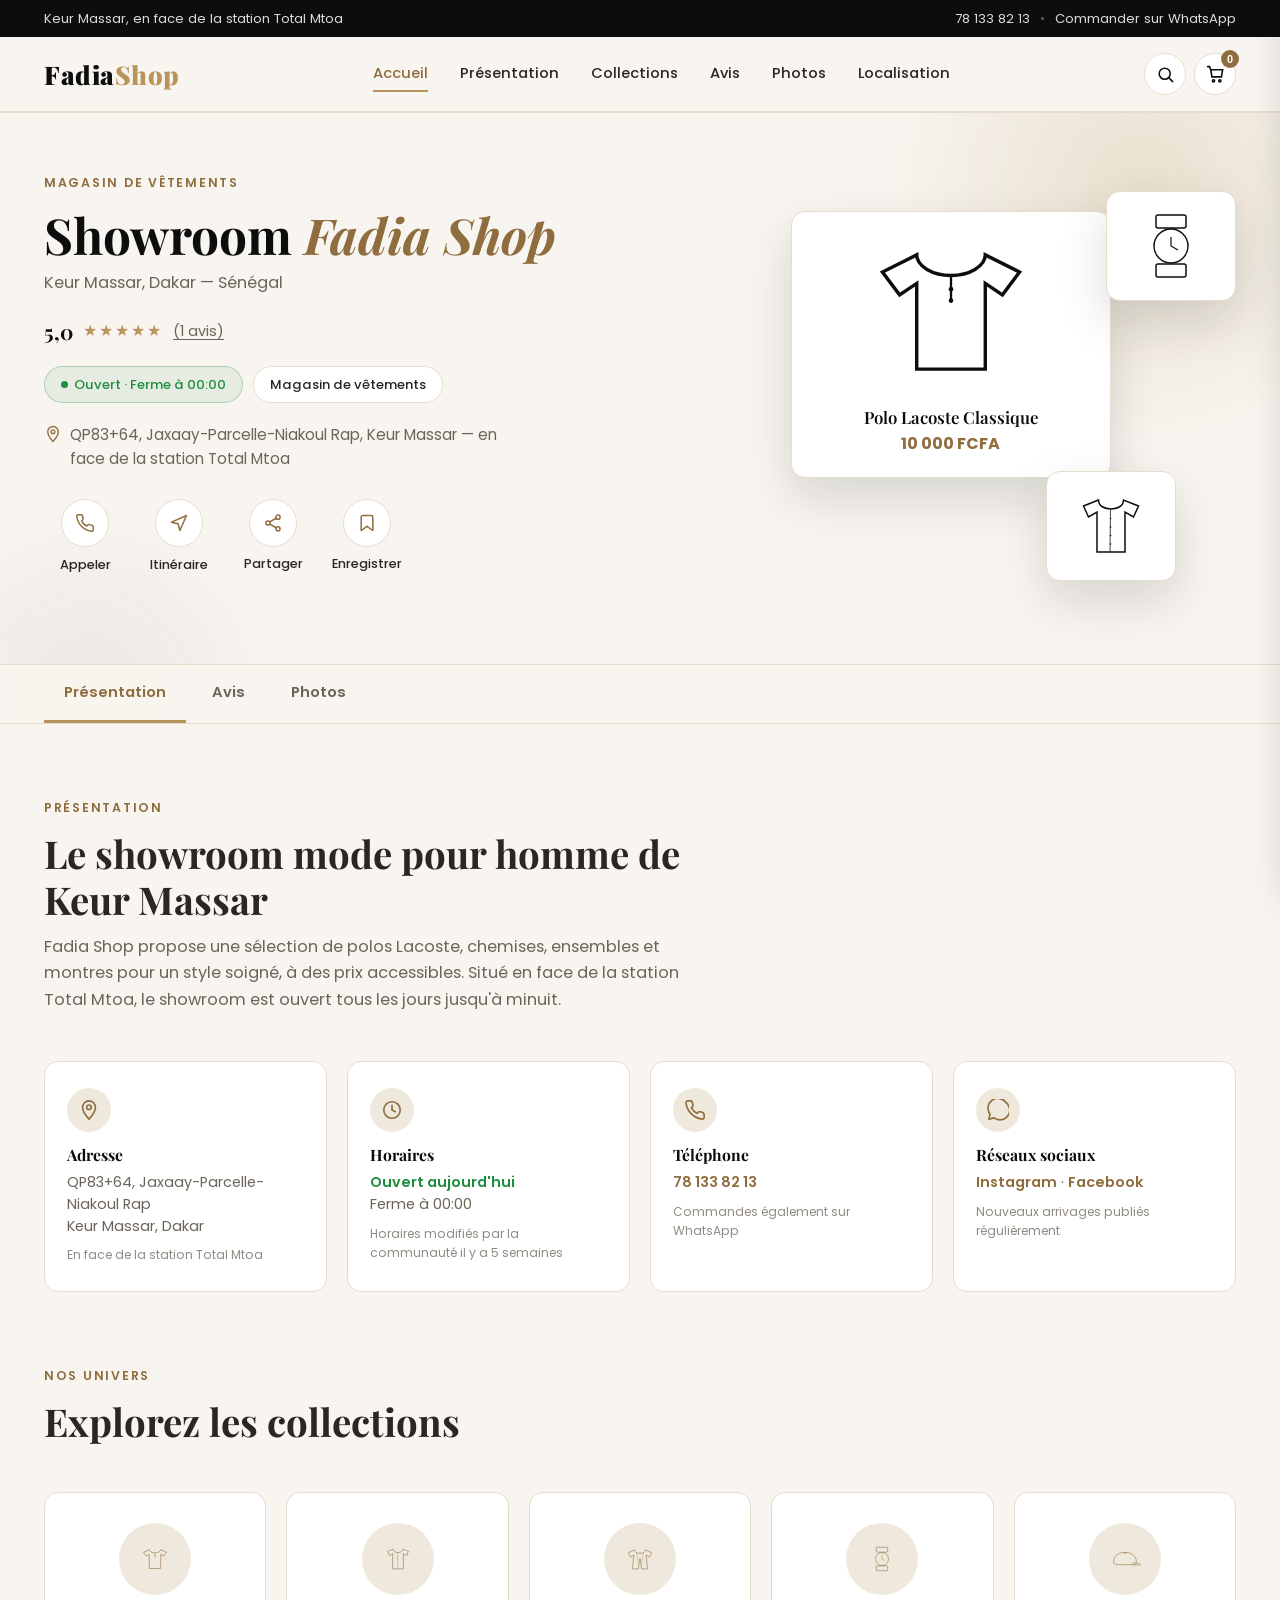
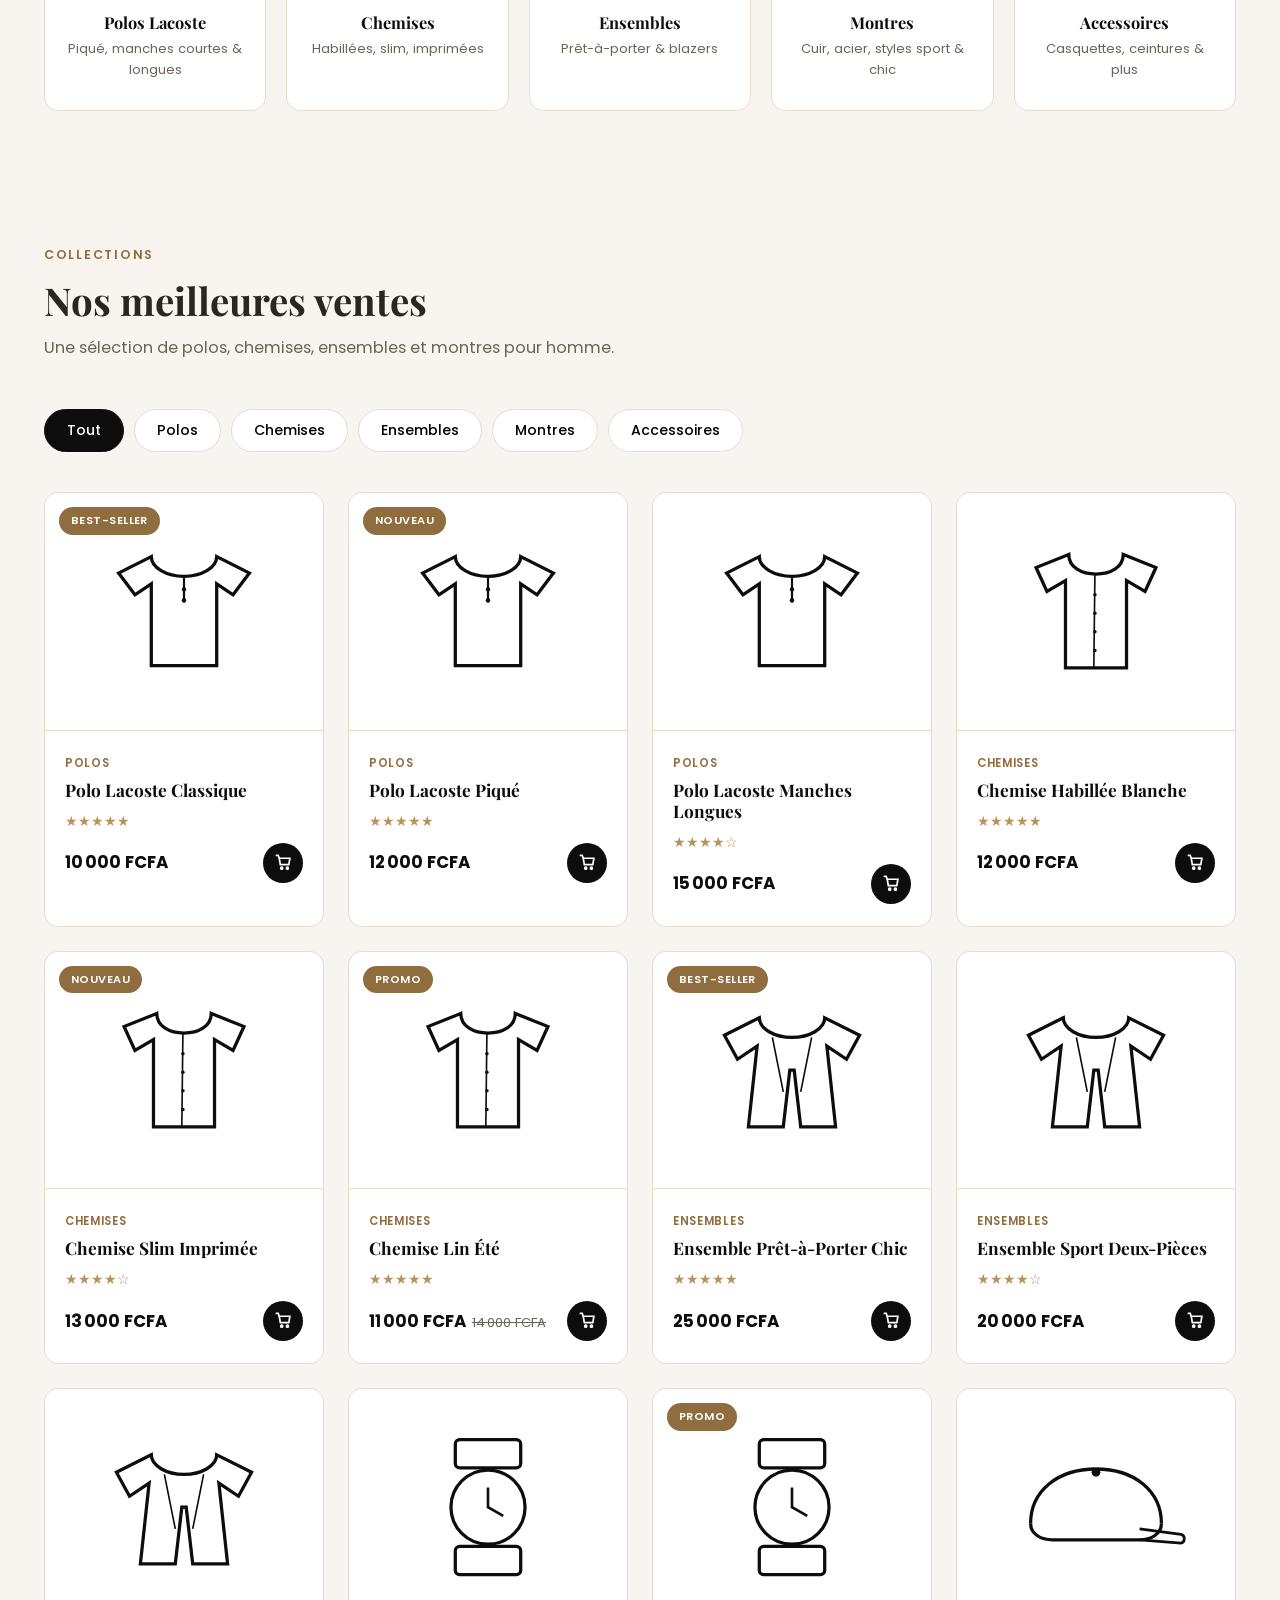
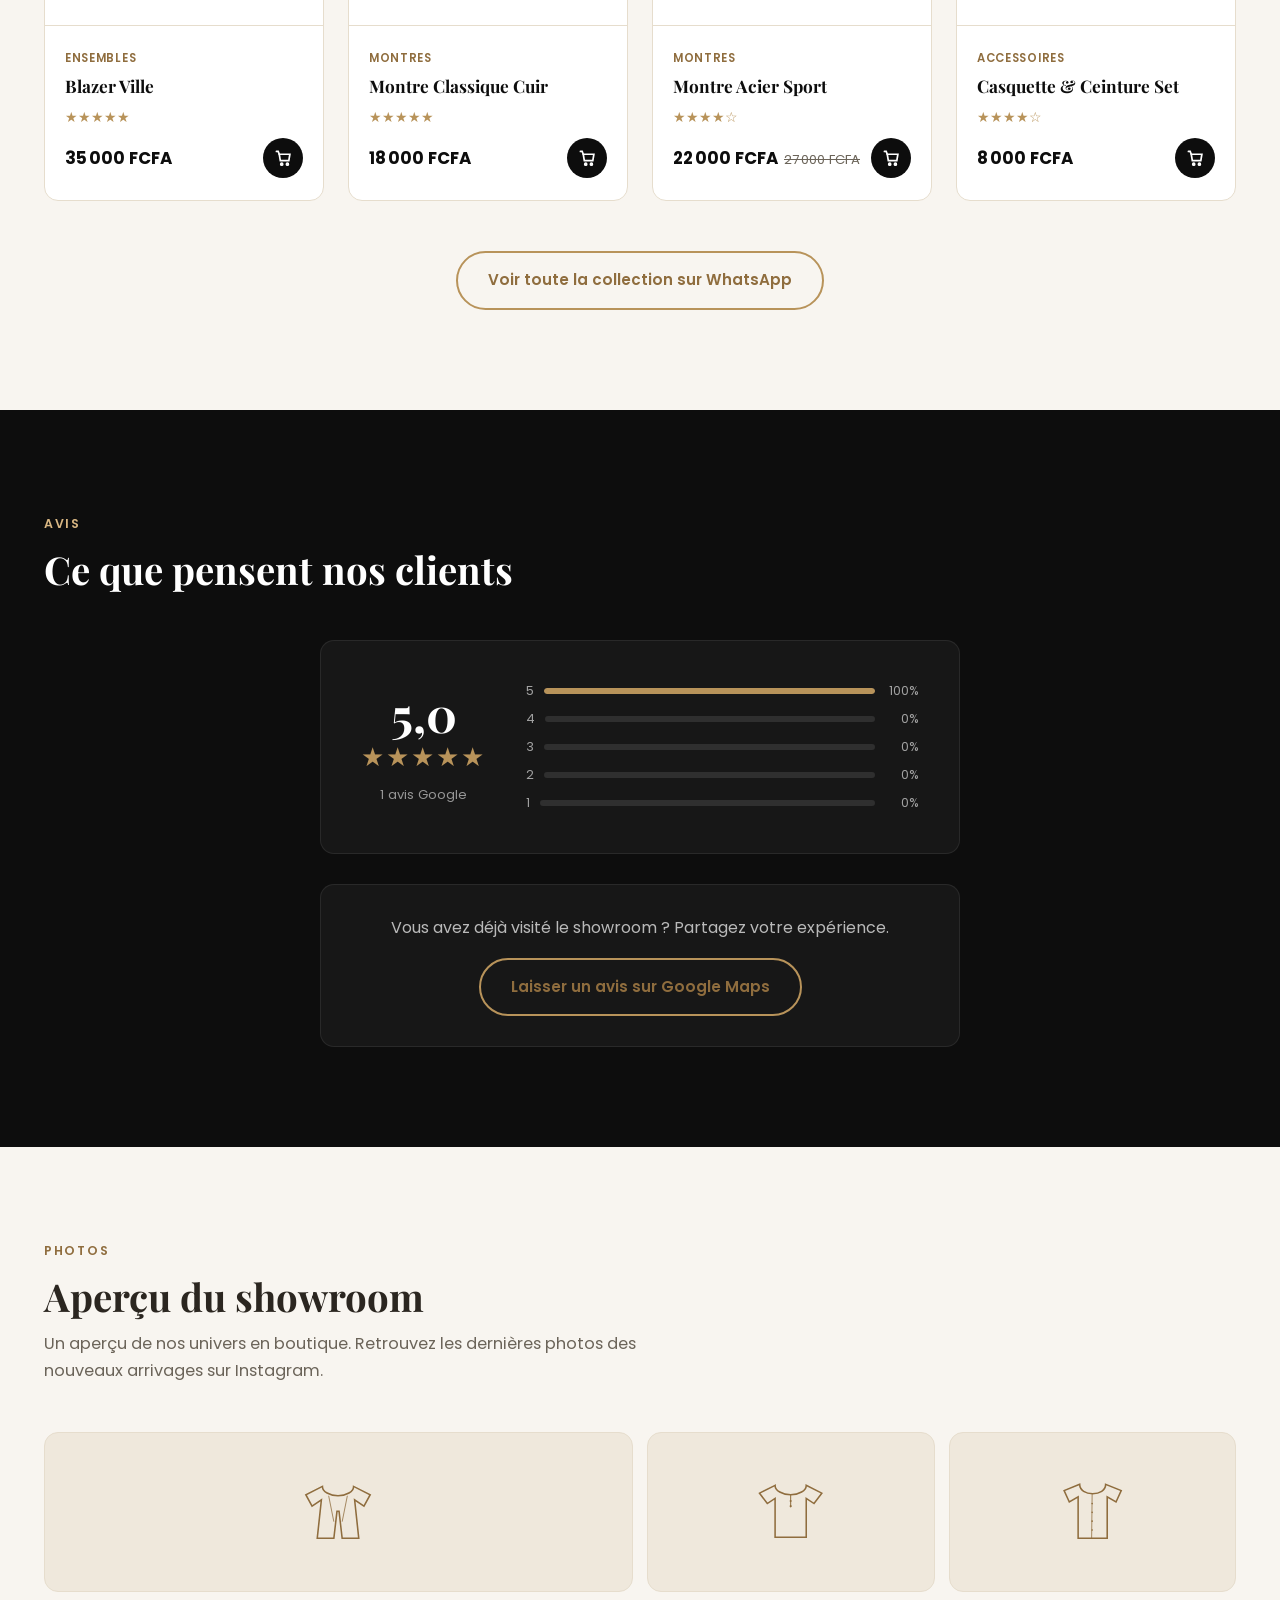
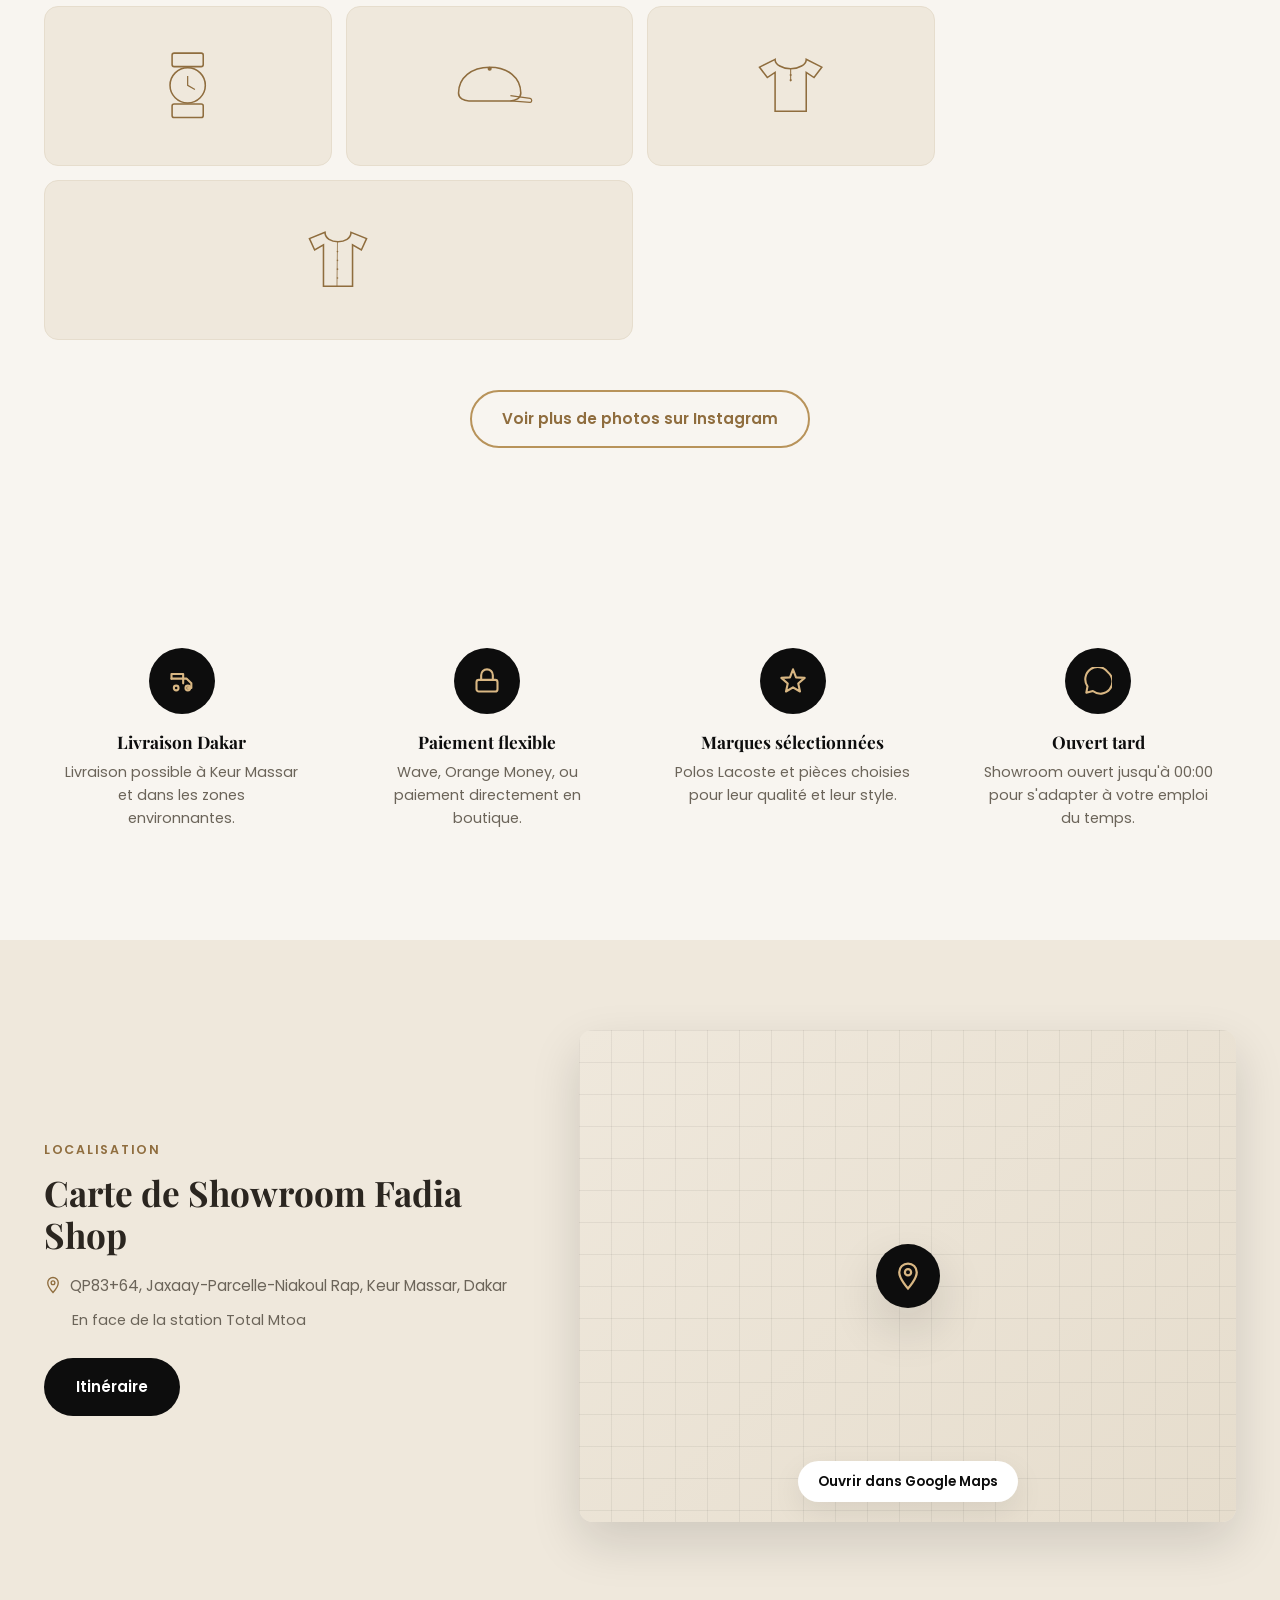
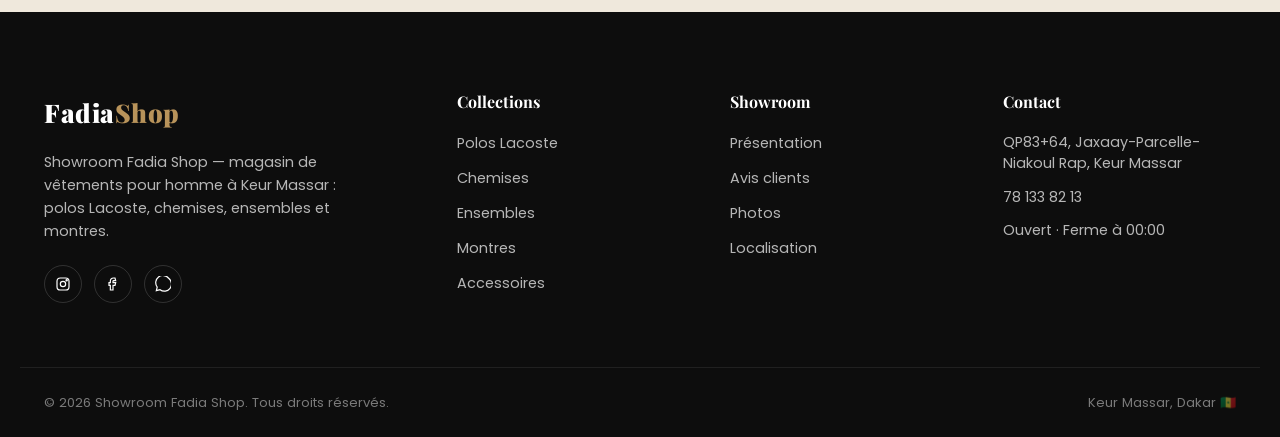
<file: index.html>
<!DOCTYPE html>
<html lang="fr">
<head>
<meta charset="UTF-8">
<meta name="viewport" content="width=device-width, initial-scale=1.0">
<title>Showroom Fadia Shop — Magasin de Vêtements | Keur Massar, Dakar</title>
<meta name="description" content="Showroom Fadia Shop à Keur Massar : polos Lacoste, chemises, ensembles et montres pour homme. Face à la station Total Mtoa. Ouvert · Note 5,0.">
<link rel="icon" href="assets/img/favicon.svg" type="image/svg+xml">
<link rel="preconnect" href="https://fonts.googleapis.com">
<link href="https://fonts.googleapis.com/css2?family=Playfair+Display:wght@400;500;600;700;900&family=Poppins:wght@300;400;500;600;700&display=swap" rel="stylesheet">
<link rel="stylesheet" href="css/style.css">
</head>
<body>

<!-- ============ TOP BAR ============ -->
<div class="topbar">
  <div class="container topbar__inner">
    <p class="topbar__msg">Keur Massar, en face de la station Total Mtoa</p>
    <div class="topbar__right">
      <a href="tel:+221781338213">78 133 82 13</a>
      <span class="dot">•</span>
      <a href="https://wa.me/221781338213" target="_blank" rel="noopener">Commander sur WhatsApp</a>
    </div>
  </div>
</div>

<!-- ============ HEADER ============ -->
<header class="header" id="header">
  <div class="container header__inner">
    <button class="nav-toggle" id="navToggle" aria-label="Ouvrir le menu">
      <span></span><span></span><span></span>
    </button>

    <a href="#top" class="logo logo--fadia">Fadia<span>Shop</span></a>

    <nav class="nav" id="mainNav">
      <a href="#accueil" class="nav-link active">Accueil</a>
      <a href="#presentation" class="nav-link">Présentation</a>
      <a href="#collections" class="nav-link">Collections</a>
      <a href="#avis" class="nav-link">Avis</a>
      <a href="#photos" class="nav-link">Photos</a>
      <a href="#localisation" class="nav-link">Localisation</a>
    </nav>

    <div class="header__actions">
      <button class="icon-btn" id="searchToggle" aria-label="Rechercher">
        <svg viewBox="0 0 24 24"><circle cx="11" cy="11" r="7"/><line x1="21" y1="21" x2="16.65" y2="16.65"/></svg>
      </button>
      <button class="icon-btn" id="cartToggle" aria-label="Panier">
        <svg viewBox="0 0 24 24"><path d="M6 6h15l-1.5 9h-12z"/><path d="M6 6L4.5 2H2"/><circle cx="9.5" cy="20" r="1.4"/><circle cx="17.5" cy="20" r="1.4"/></svg>
        <span class="cart-count" id="cartCount">0</span>
      </button>
    </div>
  </div>

  <div class="search-panel" id="searchPanel">
    <div class="container">
      <input type="text" placeholder="Rechercher des polos, chemises, montres…">
      <button id="searchClose" aria-label="Fermer">&times;</button>
    </div>
  </div>
</header>

<main id="top">

  <!-- ============ BUSINESS CARD / HERO ============ -->
  <section class="bizhero" id="accueil">
    <div class="hero__bg">
      <div class="hero__shape hero__shape--1"></div>
      <div class="hero__shape hero__shape--2"></div>
    </div>
    <div class="container bizhero__inner">
      <div class="bizhero__text reveal">
        <span class="eyebrow">Magasin de vêtements</span>
        <h1>Showroom <span>Fadia Shop</span></h1>
        <p class="bizhero__place">Keur Massar, Dakar — Sénégal</p>

        <div class="bizhero__rating">
          <span class="rating-score">5,0</span>
          <span class="stars" aria-hidden="true">★★★★★</span>
          <a href="#avis" class="rating-count">(1 avis)</a>
        </div>

        <div class="bizhero__badges">
          <span class="badge badge--open"><span class="dot-live"></span>Ouvert · Ferme à 00:00</span>
          <span class="badge">Magasin de vêtements</span>
        </div>

        <p class="bizhero__address">
          <svg viewBox="0 0 24 24" class="pin-icon"><path d="M12 22s7-7.5 7-13a7 7 0 1 0-14 0c0 5.5 7 13 7 13z"/><circle cx="12" cy="9" r="2.5"/></svg>
          QP83+64, Jaxaay-Parcelle-Niakoul Rap, Keur Massar — en face de la station Total Mtoa
        </p>

        <div class="action-row">
          <a href="tel:+221781338213" class="action-btn">
            <span class="action-btn__icon"><svg viewBox="0 0 24 24"><path d="M22 16.9v3a2 2 0 0 1-2.2 2 19.8 19.8 0 0 1-8.6-3.1 19.5 19.5 0 0 1-6-6A19.8 19.8 0 0 1 2.1 4.2 2 2 0 0 1 4.1 2h3a2 2 0 0 1 2 1.7c.1.9.3 1.8.6 2.7a2 2 0 0 1-.5 2.1L8 9.7a16 16 0 0 0 6 6l1.2-1.2a2 2 0 0 1 2.1-.5c.9.3 1.8.5 2.7.6a2 2 0 0 1 1.7 2z"/></svg></span>
            <span>Appeler</span>
          </a>
          <a href="https://www.google.com/maps/dir/?api=1&destination=QP83%2B64%2C+Jaxaay-Parcelle-Niakoul+Rap%2C+Keur+Massar%2C+Dakar%2C+S%C3%A9n%C3%A9gal" target="_blank" rel="noopener" class="action-btn">
            <span class="action-btn__icon"><svg viewBox="0 0 24 24"><path d="M3 11l18-8-8 18-2-8-8-2z"/></svg></span>
            <span>Itinéraire</span>
          </a>
          <button class="action-btn" id="shareBtn" type="button">
            <span class="action-btn__icon"><svg viewBox="0 0 24 24"><circle cx="18" cy="5" r="2.5"/><circle cx="6" cy="12" r="2.5"/><circle cx="18" cy="19" r="2.5"/><path d="M8.2 10.7l7.6-4.4M8.2 13.3l7.6 4.4"/></svg></span>
            <span>Partager</span>
          </button>
          <button class="action-btn" id="saveBtn" type="button">
            <span class="action-btn__icon"><svg viewBox="0 0 24 24"><path d="M19 21l-7-5-7 5V5a2 2 0 0 1 2-2h10a2 2 0 0 1 2 2z"/></svg></span>
            <span>Enregistrer</span>
          </button>
        </div>
        <p class="share-toast" id="shareToast">Lien copié !</p>
      </div>

      <div class="hero__visual reveal">
        <div class="hero__card hero__card--main">
          <svg viewBox="0 0 200 140" class="product-illustration"><use href="#icon-polo"></use></svg>
          <p>Polo Lacoste Classique</p>
          <span>10 000 FCFA</span>
        </div>
        <div class="hero__card hero__card--small hero__card--float1">
          <svg viewBox="0 0 200 140" class="product-illustration"><use href="#icon-watch"></use></svg>
        </div>
        <div class="hero__card hero__card--small hero__card--float2">
          <svg viewBox="0 0 200 140" class="product-illustration"><use href="#icon-shirt"></use></svg>
        </div>
      </div>
    </div>

    <!-- Sticky tab nav mimicking a Google Business profile -->
    <nav class="tabbar" id="tabbar">
      <div class="container tabbar__inner">
        <a href="#presentation" class="tab active" data-tab="presentation">Présentation</a>
        <a href="#avis" class="tab" data-tab="avis">Avis</a>
        <a href="#photos" class="tab" data-tab="photos">Photos</a>
      </div>
    </nav>
  </section>

  <!-- ============ PRESENTATION ============ -->
  <section class="presentation" id="presentation">
    <div class="container">
      <div class="section-head reveal">
        <span class="eyebrow">Présentation</span>
        <h2>Le showroom mode pour homme de Keur Massar</h2>
        <p>Fadia Shop propose une sélection de polos Lacoste, chemises, ensembles et montres pour un style soigné, à des prix accessibles. Situé en face de la station Total Mtoa, le showroom est ouvert tous les jours jusqu'à minuit.</p>
      </div>

      <div class="info-grid reveal">
        <div class="info-card">
          <div class="info-card__icon"><svg viewBox="0 0 24 24"><path d="M12 22s7-7.5 7-13a7 7 0 1 0-14 0c0 5.5 7 13 7 13z"/><circle cx="12" cy="9" r="2.5"/></svg></div>
          <h3>Adresse</h3>
          <p>QP83+64, Jaxaay-Parcelle-Niakoul Rap<br>Keur Massar, Dakar</p>
          <small>En face de la station Total Mtoa</small>
        </div>
        <div class="info-card">
          <div class="info-card__icon"><svg viewBox="0 0 24 24"><circle cx="12" cy="12" r="9"/><path d="M12 7v5l3.5 2"/></svg></div>
          <h3>Horaires</h3>
          <p><span class="status-open">Ouvert aujourd'hui</span><br>Ferme à 00:00</p>
          <small>Horaires modifiés par la communauté il y a 5 semaines</small>
        </div>
        <div class="info-card">
          <div class="info-card__icon"><svg viewBox="0 0 24 24"><path d="M22 16.9v3a2 2 0 0 1-2.2 2 19.8 19.8 0 0 1-8.6-3.1 19.5 19.5 0 0 1-6-6A19.8 19.8 0 0 1 2.1 4.2 2 2 0 0 1 4.1 2h3a2 2 0 0 1 2 1.7c.1.9.3 1.8.6 2.7a2 2 0 0 1-.5 2.1L8 9.7a16 16 0 0 0 6 6l1.2-1.2a2 2 0 0 1 2.1-.5c.9.3 1.8.5 2.7.6a2 2 0 0 1 1.7 2z"/></svg></div>
          <h3>Téléphone</h3>
          <p><a href="tel:+221781338213">78 133 82 13</a></p>
          <small>Commandes également sur WhatsApp</small>
        </div>
        <div class="info-card">
          <div class="info-card__icon"><svg viewBox="0 0 24 24"><path d="M20.5 3.5A10.6 10.6 0 0 0 3.3 16.6L2 22l5.6-1.4A10.6 10.6 0 1 0 20.5 3.5Z"/></svg></div>
          <h3>Réseaux sociaux</h3>
          <p><a href="https://www.instagram.com/bamba_fadia_shop/" target="_blank" rel="noopener">Instagram</a> · <a href="https://www.facebook.com/FadiaShopKeurMassar/" target="_blank" rel="noopener">Facebook</a></p>
          <small>Nouveaux arrivages publiés régulièrement</small>
        </div>
      </div>

      <div class="section-head reveal" style="margin-top:70px;">
        <span class="eyebrow">Nos univers</span>
        <h2>Explorez les collections</h2>
      </div>
      <div class="cat-grid">
        <a href="#collections" class="cat-card reveal" data-filter="polos">
          <div class="cat-card__icon"><svg viewBox="0 0 200 140"><use href="#icon-polo"></use></svg></div>
          <h3>Polos Lacoste</h3>
          <p>Piqué, manches courtes &amp; longues</p>
        </a>
        <a href="#collections" class="cat-card reveal" data-filter="chemises">
          <div class="cat-card__icon"><svg viewBox="0 0 200 140"><use href="#icon-shirt"></use></svg></div>
          <h3>Chemises</h3>
          <p>Habillées, slim, imprimées</p>
        </a>
        <a href="#collections" class="cat-card reveal" data-filter="ensembles">
          <div class="cat-card__icon"><svg viewBox="0 0 200 140"><use href="#icon-outfit"></use></svg></div>
          <h3>Ensembles</h3>
          <p>Prêt-à-porter &amp; blazers</p>
        </a>
        <a href="#collections" class="cat-card reveal" data-filter="montres">
          <div class="cat-card__icon"><svg viewBox="0 0 200 140"><use href="#icon-watch"></use></svg></div>
          <h3>Montres</h3>
          <p>Cuir, acier, styles sport &amp; chic</p>
        </a>
        <a href="#collections" class="cat-card reveal" data-filter="accessoires">
          <div class="cat-card__icon"><svg viewBox="0 0 200 140"><use href="#icon-cap"></use></svg></div>
          <h3>Accessoires</h3>
          <p>Casquettes, ceintures &amp; plus</p>
        </a>
      </div>
    </div>
  </section>

  <!-- ============ COLLECTIONS / PRODUCTS ============ -->
  <section class="shop" id="collections">
    <div class="container">
      <div class="section-head reveal">
        <span class="eyebrow">Collections</span>
        <h2>Nos meilleures ventes</h2>
        <p>Une sélection de polos, chemises, ensembles et montres pour homme.</p>
      </div>

      <div class="filters reveal" id="filters">
        <button class="filter-btn active" data-filter="all">Tout</button>
        <button class="filter-btn" data-filter="polos">Polos</button>
        <button class="filter-btn" data-filter="chemises">Chemises</button>
        <button class="filter-btn" data-filter="ensembles">Ensembles</button>
        <button class="filter-btn" data-filter="montres">Montres</button>
        <button class="filter-btn" data-filter="accessoires">Accessoires</button>
      </div>

      <div class="product-grid" id="productGrid">
        <!-- Product cards injected by JS -->
      </div>

      <div class="shop__more reveal">
        <a href="https://wa.me/221781338213" target="_blank" rel="noopener" class="btn btn--outline">Voir toute la collection sur WhatsApp</a>
      </div>
    </div>
  </section>

  <!-- ============ AVIS ============ -->
  <section class="avis" id="avis">
    <div class="container">
      <div class="section-head reveal light">
        <span class="eyebrow">Avis</span>
        <h2>Ce que pensent nos clients</h2>
      </div>

      <div class="rating-summary reveal">
        <div class="rating-summary__score">
          <strong>5,0</strong>
          <span class="stars stars--lg" aria-hidden="true">★★★★★</span>
          <span>1 avis Google</span>
        </div>
        <div class="rating-summary__bars">
          <div class="rating-bar"><span>5</span><div class="bar"><i style="width:100%"></i></div><span class="rating-bar__pct">100%</span></div>
          <div class="rating-bar"><span>4</span><div class="bar"><i style="width:0%"></i></div><span class="rating-bar__pct">0%</span></div>
          <div class="rating-bar"><span>3</span><div class="bar"><i style="width:0%"></i></div><span class="rating-bar__pct">0%</span></div>
          <div class="rating-bar"><span>2</span><div class="bar"><i style="width:0%"></i></div><span class="rating-bar__pct">0%</span></div>
          <div class="rating-bar"><span>1</span><div class="bar"><i style="width:0%"></i></div><span class="rating-bar__pct">0%</span></div>
        </div>
      </div>

      <div class="avis-cta reveal">
        <p>Vous avez déjà visité le showroom ? Partagez votre expérience.</p>
        <a href="https://www.google.com/maps/search/?api=1&query=Showroom+Fadia+Shop+Keur+Massar" target="_blank" rel="noopener" class="btn btn--outline">Laisser un avis sur Google Maps</a>
      </div>
    </div>
  </section>

  <!-- ============ PHOTOS ============ -->
  <section class="photos" id="photos">
    <div class="container">
      <div class="section-head reveal">
        <span class="eyebrow">Photos</span>
        <h2>Aperçu du showroom</h2>
        <p>Un aperçu de nos univers en boutique. Retrouvez les dernières photos des nouveaux arrivages sur Instagram.</p>
      </div>
      <div class="photo-grid reveal">
        <div class="photo-tile photo-tile--wide"><svg viewBox="0 0 200 140"><use href="#icon-outfit"></use></svg></div>
        <div class="photo-tile"><svg viewBox="0 0 200 140"><use href="#icon-polo"></use></svg></div>
        <div class="photo-tile"><svg viewBox="0 0 200 140"><use href="#icon-shirt"></use></svg></div>
        <div class="photo-tile"><svg viewBox="0 0 200 140"><use href="#icon-watch"></use></svg></div>
        <div class="photo-tile"><svg viewBox="0 0 200 140"><use href="#icon-cap"></use></svg></div>
        <div class="photo-tile"><svg viewBox="0 0 200 140"><use href="#icon-polo"></use></svg></div>
        <div class="photo-tile photo-tile--wide"><svg viewBox="0 0 200 140"><use href="#icon-shirt"></use></svg></div>
      </div>
      <div class="shop__more reveal">
        <a href="https://www.instagram.com/bamba_fadia_shop/" target="_blank" rel="noopener" class="btn btn--outline">Voir plus de photos sur Instagram</a>
      </div>
    </div>
  </section>

  <!-- ============ FEATURES ============ -->
  <section class="features">
    <div class="container features__grid">
      <div class="feature reveal">
        <div class="feature__icon"><svg viewBox="0 0 24 24"><path d="M3 10h13l4 4v4h-3"/><circle cx="7" cy="18" r="2"/><circle cx="17" cy="18" r="2"/><path d="M3 10V6h10v8"/></svg></div>
        <h3>Livraison Dakar</h3>
        <p>Livraison possible à Keur Massar et dans les zones environnantes.</p>
      </div>
      <div class="feature reveal">
        <div class="feature__icon"><svg viewBox="0 0 24 24"><rect x="3" y="11" width="18" height="10" rx="2"/><path d="M7 11V7a5 5 0 0 1 10 0v4"/></svg></div>
        <h3>Paiement flexible</h3>
        <p>Wave, Orange Money, ou paiement directement en boutique.</p>
      </div>
      <div class="feature reveal">
        <div class="feature__icon"><svg viewBox="0 0 24 24"><path d="M12 2l2.6 6.9L22 9.3l-5.5 4.8L18 21l-6-3.6L6 21l1.5-6.9L2 9.3l7.4-.4z"/></svg></div>
        <h3>Marques sélectionnées</h3>
        <p>Polos Lacoste et pièces choisies pour leur qualité et leur style.</p>
      </div>
      <div class="feature reveal">
        <div class="feature__icon"><svg viewBox="0 0 24 24"><path d="M20.5 4.5A9.6 9.6 0 0 0 3 16.6L2 22l5.6-1.4A9.6 9.6 0 1 0 20.5 4.5Z"/></svg></div>
        <h3>Ouvert tard</h3>
        <p>Showroom ouvert jusqu'à 00:00 pour s'adapter à votre emploi du temps.</p>
      </div>
    </div>
  </section>

  <!-- ============ LOCALISATION ============ -->
  <section class="location" id="localisation">
    <div class="container location__inner">
      <div class="location__text reveal">
        <span class="eyebrow">Localisation</span>
        <h2>Carte de Showroom Fadia Shop</h2>
        <p class="bizhero__address">
          <svg viewBox="0 0 24 24" class="pin-icon"><path d="M12 22s7-7.5 7-13a7 7 0 1 0-14 0c0 5.5 7 13 7 13z"/><circle cx="12" cy="9" r="2.5"/></svg>
          QP83+64, Jaxaay-Parcelle-Niakoul Rap, Keur Massar, Dakar
        </p>
        <p class="location__hint">En face de la station Total Mtoa</p>
        <a href="https://www.google.com/maps/dir/?api=1&destination=QP83%2B64%2C+Jaxaay-Parcelle-Niakoul+Rap%2C+Keur+Massar%2C+Dakar%2C+S%C3%A9n%C3%A9gal" target="_blank" rel="noopener" class="btn btn--primary">Itinéraire</a>
      </div>
      <a class="location__map reveal" href="https://www.google.com/maps/search/?api=1&query=Showroom+Fadia+Shop+Keur+Massar" target="_blank" rel="noopener" aria-label="Ouvrir la carte dans Google Maps">
        <div class="location__mapgrid"></div>
        <div class="location__pin">
          <svg viewBox="0 0 24 24"><path d="M12 22s7-7.5 7-13a7 7 0 1 0-14 0c0 5.5 7 13 7 13z"/><circle cx="12" cy="9" r="2.5"/></svg>
        </div>
        <span class="location__maplabel">Ouvrir dans Google Maps</span>
      </a>
    </div>
  </section>

</main>

<!-- ============ FOOTER ============ -->
<footer class="footer" id="contact">
  <div class="container footer__grid">
    <div class="footer__col footer__brand">
      <a href="#top" class="logo logo--light logo--fadia">Fadia<span>Shop</span></a>
      <p>Showroom Fadia Shop — magasin de vêtements pour homme à Keur Massar : polos Lacoste, chemises, ensembles et montres.</p>
      <div class="socials">
        <a href="https://www.instagram.com/bamba_fadia_shop/" target="_blank" rel="noopener" aria-label="Instagram"><svg viewBox="0 0 24 24"><rect x="3" y="3" width="18" height="18" rx="5"/><circle cx="12" cy="12" r="4"/><circle cx="17.5" cy="6.5" r="1"/></svg></a>
        <a href="https://www.facebook.com/FadiaShopKeurMassar/" target="_blank" rel="noopener" aria-label="Facebook"><svg viewBox="0 0 24 24"><path d="M15 3h-2a5 5 0 0 0-5 5v2H6v4h2v7h4v-7h3l1-4h-4V8a1 1 0 0 1 1-1h3z"/></svg></a>
        <a href="https://wa.me/221781338213" target="_blank" rel="noopener" aria-label="WhatsApp"><svg viewBox="0 0 24 24"><path d="M20.5 3.5A10.6 10.6 0 0 0 3.3 16.6L2 22l5.6-1.4A10.6 10.6 0 1 0 20.5 3.5Z"/></svg></a>
      </div>
    </div>
    <div class="footer__col">
      <h4>Collections</h4>
      <ul>
        <li><a href="#collections" data-filter="polos">Polos Lacoste</a></li>
        <li><a href="#collections" data-filter="chemises">Chemises</a></li>
        <li><a href="#collections" data-filter="ensembles">Ensembles</a></li>
        <li><a href="#collections" data-filter="montres">Montres</a></li>
        <li><a href="#collections" data-filter="accessoires">Accessoires</a></li>
      </ul>
    </div>
    <div class="footer__col">
      <h4>Showroom</h4>
      <ul>
        <li><a href="#presentation">Présentation</a></li>
        <li><a href="#avis">Avis clients</a></li>
        <li><a href="#photos">Photos</a></li>
        <li><a href="#localisation">Localisation</a></li>
      </ul>
    </div>
    <div class="footer__col">
      <h4>Contact</h4>
      <ul class="footer__contact">
        <li>QP83+64, Jaxaay-Parcelle-Niakoul Rap, Keur Massar</li>
        <li><a href="tel:+221781338213">78 133 82 13</a></li>
        <li>Ouvert · Ferme à 00:00</li>
      </ul>
    </div>
  </div>
  <div class="footer__bottom">
    <div class="container footer__bottom-inner">
      <p>&copy; <span id="year"></span> Showroom Fadia Shop. Tous droits réservés.</p>
      <p>Keur Massar, Dakar 🇸🇳</p>
    </div>
  </div>
</footer>

<!-- ============ CART PANEL ============ -->
<div class="cart-panel" id="cartPanel">
  <div class="cart-panel__header">
    <h3>Votre panier</h3>
    <button id="cartClose" aria-label="Fermer">&times;</button>
  </div>
  <div class="cart-panel__items" id="cartItems">
    <p class="cart-empty">Votre panier est vide.</p>
  </div>
  <div class="cart-panel__footer">
    <div class="cart-total"><span>Total</span><strong id="cartTotal">0 FCFA</strong></div>
    <a href="https://wa.me/221781338213" target="_blank" rel="noopener" class="btn btn--primary btn--block" id="cartCheckout">Commander via WhatsApp</a>
  </div>
</div>
<div class="overlay" id="overlay"></div>

<!-- ============ BACK TO TOP ============ -->
<button class="back-to-top" id="backToTop" aria-label="Retour en haut">
  <svg viewBox="0 0 24 24"><path d="M12 19V5"/><path d="M5 12l7-7 7 7"/></svg>
</button>

<!-- ============ SVG SPRITE (icônes produits) ============ -->
<svg width="0" height="0" style="position:absolute">
  <defs>
    <symbol id="icon-polo" viewBox="0 0 200 140">
      <path d="M70 20 L40 35 L55 55 L70 45 L70 120 L130 120 L130 45 L145 55 L160 35 L130 20 C130 30 116 38 100 38 C84 38 70 30 70 20 Z" fill="none" stroke="currentColor" stroke-width="3"/>
      <path d="M100 38 L100 62" fill="none" stroke="currentColor" stroke-width="2"/>
      <circle cx="100" cy="50" r="2" fill="currentColor"/>
      <circle cx="100" cy="60" r="2" fill="currentColor"/>
    </symbol>
    <symbol id="icon-shirt" viewBox="0 0 200 140">
      <path d="M75 18 L45 30 L55 52 L72 42 L72 122 L128 122 L128 42 L145 52 L155 30 L125 18 C125 30 113 36 100 36 C87 36 75 30 75 18 Z" fill="none" stroke="currentColor" stroke-width="3"/>
      <path d="M99 36 L98 122" fill="none" stroke="currentColor" stroke-width="1.5"/>
      <circle cx="99" cy="55" r="1.6" fill="currentColor"/>
      <circle cx="99" cy="72" r="1.6" fill="currentColor"/>
      <circle cx="99" cy="89" r="1.6" fill="currentColor"/>
      <circle cx="99" cy="106" r="1.6" fill="currentColor"/>
    </symbol>
    <symbol id="icon-outfit" viewBox="0 0 200 140">
      <path d="M70 22 L38 38 L50 60 L68 48 L60 122 L92 122 L98 70 L102 70 L108 122 L140 122 L132 48 L150 60 L162 38 L130 22 C130 32 116 40 100 40 C84 40 70 32 70 22 Z" fill="none" stroke="currentColor" stroke-width="3"/>
      <path d="M82 40 L92 90" fill="none" stroke="currentColor" stroke-width="1.5"/>
      <path d="M118 40 L108 90" fill="none" stroke="currentColor" stroke-width="1.5"/>
    </symbol>
    <symbol id="icon-watch" viewBox="0 0 200 140">
      <rect x="70" y="8" width="60" height="26" rx="4" fill="none" stroke="currentColor" stroke-width="3"/>
      <rect x="70" y="106" width="60" height="26" rx="4" fill="none" stroke="currentColor" stroke-width="3"/>
      <circle cx="100" cy="70" r="34" fill="none" stroke="currentColor" stroke-width="3"/>
      <path d="M100 52 L100 70 L114 78" fill="none" stroke="currentColor" stroke-width="2.4"/>
    </symbol>
    <symbol id="icon-cap" viewBox="0 0 200 140">
      <path d="M40 85 C40 55 65 35 100 35 C135 35 160 55 160 85" fill="none" stroke="currentColor" stroke-width="3"/>
      <path d="M40 85 C40 95 50 100 60 100 L140 100 C150 100 160 95 160 85" fill="none" stroke="currentColor" stroke-width="3"/>
      <path d="M140 90 L178 95 C182 96 182 102 178 103 L140 100" fill="none" stroke="currentColor" stroke-width="2.5"/>
      <circle cx="100" cy="38" r="4" fill="currentColor"/>
    </symbol>
  </defs>
</svg>

<script src="js/script.js"></script>
</body>
</html>
</file>
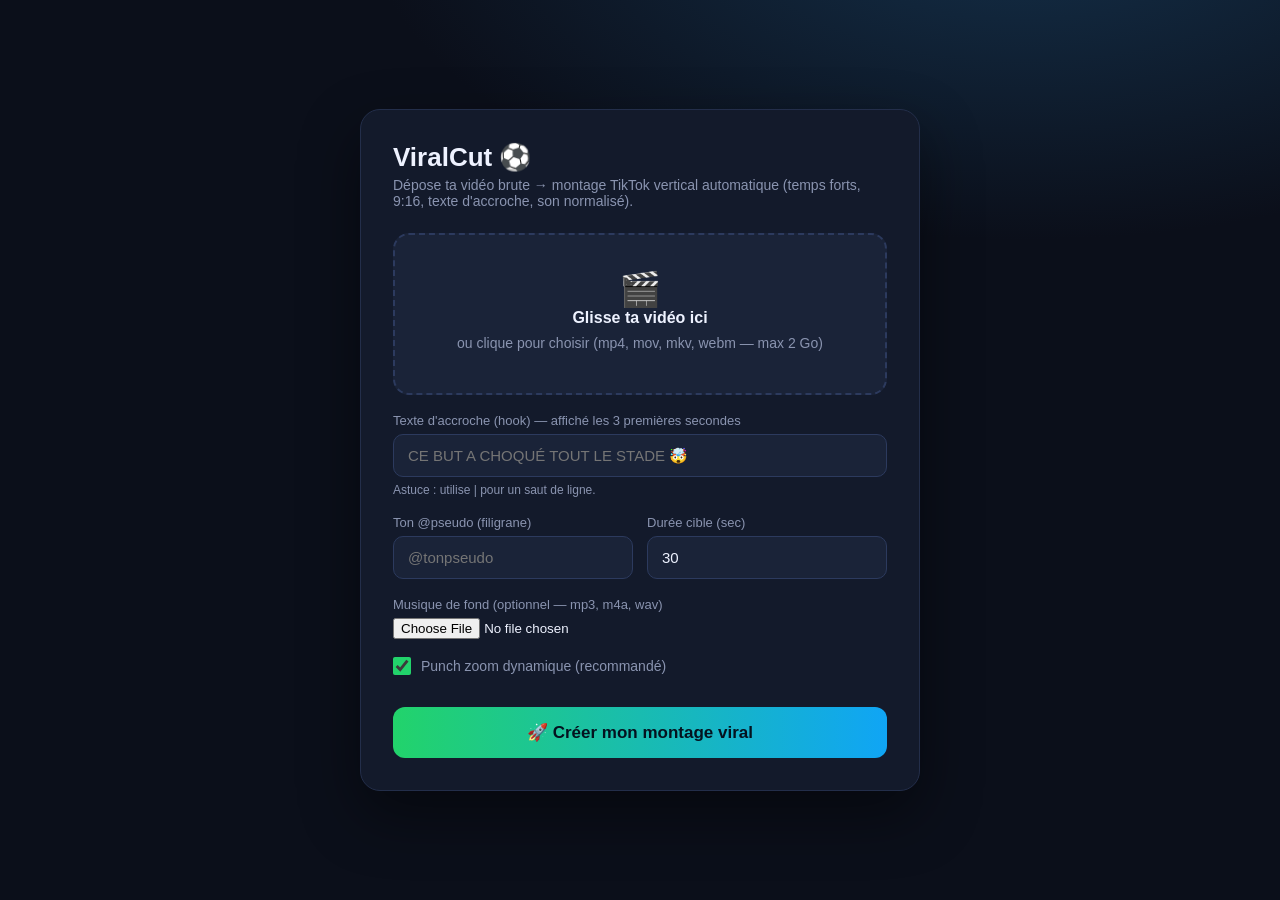
<file: viralcut/templates/index.html>
<!DOCTYPE html>
<html lang="fr">
<head>
<meta charset="UTF-8">
<meta name="viewport" content="width=device-width, initial-scale=1.0">
<title>ViralCut ⚽ — Montage TikTok automatique</title>
<style>
  :root {
    --bg: #0b0f1a; --card: #131a2b; --card2: #1a2338;
    --accent: #22d36b; --accent2: #10a5f5;
    --text: #eef2ff; --muted: #8a94b0; --danger: #ff5470;
  }
  * { margin: 0; padding: 0; box-sizing: border-box; }
  body {
    font-family: -apple-system, "Segoe UI", Roboto, sans-serif;
    background: radial-gradient(1200px 600px at 80% -10%, #14304a 0%, var(--bg) 55%);
    color: var(--text); min-height: 100vh;
    display: flex; align-items: center; justify-content: center; padding: 24px;
  }
  .card {
    width: 100%; max-width: 560px; background: var(--card);
    border: 1px solid #232e4a; border-radius: 20px; padding: 32px;
    box-shadow: 0 24px 60px rgba(0,0,0,.45);
  }
  h1 { font-size: 26px; margin-bottom: 4px; }
  h1 .accent { color: var(--accent); }
  .sub { color: var(--muted); font-size: 14px; margin-bottom: 24px; }
  .drop {
    border: 2px dashed #2c3a5e; border-radius: 16px; padding: 34px 20px;
    text-align: center; cursor: pointer; transition: .2s; background: var(--card2);
  }
  .drop:hover, .drop.over { border-color: var(--accent); background: #182541; }
  .drop .big { font-size: 34px; }
  .drop p { color: var(--muted); font-size: 14px; margin-top: 8px; }
  .drop .file-name { color: var(--accent); font-weight: 600; margin-top: 8px; }
  label { display: block; font-size: 13px; color: var(--muted); margin: 18px 0 6px; }
  input[type=text], input[type=number] {
    width: 100%; padding: 12px 14px; border-radius: 10px;
    border: 1px solid #2c3a5e; background: var(--card2); color: var(--text);
    font-size: 15px; outline: none;
  }
  input[type=text]:focus { border-color: var(--accent2); }
  .row { display: flex; gap: 14px; }
  .row > div { flex: 1; }
  .toggle { display: flex; align-items: center; gap: 10px; margin-top: 18px;
            font-size: 14px; color: var(--muted); cursor: pointer; }
  .toggle input { accent-color: var(--accent); width: 18px; height: 18px; }
  button {
    width: 100%; margin-top: 26px; padding: 15px;
    background: linear-gradient(90deg, var(--accent), var(--accent2));
    color: #04121f; font-size: 17px; font-weight: 700;
    border: none; border-radius: 12px; cursor: pointer; transition: .15s;
  }
  button:hover { transform: translateY(-1px); filter: brightness(1.08); }
  button:disabled { opacity: .5; cursor: not-allowed; transform: none; }
  .status { margin-top: 20px; padding: 14px 16px; border-radius: 12px;
            background: var(--card2); font-size: 14px; display: none; }
  .status.show { display: block; }
  .status.error { border: 1px solid var(--danger); color: var(--danger); }
  .bar { height: 6px; border-radius: 4px; background: #22304f;
         overflow: hidden; margin-top: 10px; }
  .bar i { display: block; height: 100%; width: 30%;
           background: linear-gradient(90deg, var(--accent), var(--accent2));
           border-radius: 4px; animation: slide 1.2s ease-in-out infinite; }
  @keyframes slide { 0% {margin-left: -30%;} 100% {margin-left: 100%;} }
  a.dl {
    display: block; text-align: center; margin-top: 14px; padding: 14px;
    background: var(--accent); color: #04121f; font-weight: 700;
    border-radius: 12px; text-decoration: none;
  }
  .hint { font-size: 12px; color: var(--muted); margin-top: 6px; }
</style>
</head>
<body>
<div class="card">
  <h1>ViralCut <span class="accent">⚽</span></h1>
  <p class="sub">Dépose ta vidéo brute → montage TikTok vertical automatique
     (temps forts, 9:16, texte d'accroche, son normalisé).</p>

  <form id="form">
    <div class="drop" id="drop">
      <div class="big">🎬</div>
      <strong>Glisse ta vidéo ici</strong>
      <p>ou clique pour choisir (mp4, mov, mkv, webm — max 2 Go)</p>
      <div class="file-name" id="fileName"></div>
      <input type="file" id="video" name="video" accept="video/*" hidden>
    </div>

    <label>Texte d'accroche (hook) — affiché les 3 premières secondes</label>
    <input type="text" name="hook" id="hook" maxlength="120"
           placeholder="CE BUT A CHOQUÉ TOUT LE STADE 🤯">
    <div class="hint">Astuce : utilise | pour un saut de ligne.</div>

    <div class="row">
      <div>
        <label>Ton @pseudo (filigrane)</label>
        <input type="text" name="handle" id="handle" maxlength="40"
               placeholder="@tonpseudo">
      </div>
      <div>
        <label>Durée cible (sec)</label>
        <input type="number" name="duration" id="duration" value="30"
               min="10" max="120">
      </div>
    </div>

    <label>Musique de fond (optionnel — mp3, m4a, wav)</label>
    <input type="file" id="music" name="music" accept="audio/*">

    <label class="toggle">
      <input type="checkbox" id="zoom" name="zoom" checked>
      Punch zoom dynamique (recommandé)
    </label>

    <button type="submit" id="go">🚀 Créer mon montage viral</button>
  </form>

  <div class="status" id="status">
    <span id="statusMsg"></span>
    <div class="bar" id="bar"><i></i></div>
    <a class="dl" id="dl" href="#" style="display:none">⬇️ Télécharger la vidéo TikTok</a>
  </div>
</div>

<script>
const drop = document.getElementById('drop');
const videoInput = document.getElementById('video');
const fileName = document.getElementById('fileName');
const form = document.getElementById('form');
const statusBox = document.getElementById('status');
const statusMsg = document.getElementById('statusMsg');
const bar = document.getElementById('bar');
const dl = document.getElementById('dl');
const go = document.getElementById('go');

drop.addEventListener('click', () => videoInput.click());
drop.addEventListener('dragover', e => { e.preventDefault(); drop.classList.add('over'); });
drop.addEventListener('dragleave', () => drop.classList.remove('over'));
drop.addEventListener('drop', e => {
  e.preventDefault(); drop.classList.remove('over');
  if (e.dataTransfer.files.length) {
    videoInput.files = e.dataTransfer.files;
    fileName.textContent = e.dataTransfer.files[0].name;
  }
});
videoInput.addEventListener('change', () => {
  if (videoInput.files.length) fileName.textContent = videoInput.files[0].name;
});

function showStatus(msg, isError) {
  statusBox.classList.add('show');
  statusBox.classList.toggle('error', !!isError);
  statusMsg.textContent = msg;
}

form.addEventListener('submit', async e => {
  e.preventDefault();
  if (!videoInput.files.length) { showStatus('Choisis d\'abord une vidéo !', true); return; }

  const fd = new FormData();
  fd.append('video', videoInput.files[0]);
  fd.append('hook', document.getElementById('hook').value);
  fd.append('handle', document.getElementById('handle').value);
  fd.append('duration', document.getElementById('duration').value);
  fd.append('zoom', document.getElementById('zoom').checked ? 'on' : 'off');
  const music = document.getElementById('music');
  if (music.files.length) fd.append('music', music.files[0]);

  go.disabled = true;
  dl.style.display = 'none';
  bar.style.display = 'block';
  showStatus('Envoi de la vidéo...');

  try {
    const res = await fetch('/upload', { method: 'POST', body: fd });
    const data = await res.json();
    if (!res.ok) throw new Error(data.error || 'Erreur d\'envoi');
    poll(data.job);
  } catch (err) {
    showStatus(err.message, true);
    bar.style.display = 'none';
    go.disabled = false;
  }
});

async function poll(job) {
  try {
    const res = await fetch('/status/' + job);
    const data = await res.json();
    if (data.state === 'done') {
      showStatus('✅ ' + data.message);
      bar.style.display = 'none';
      dl.href = data.download;
      dl.style.display = 'block';
      go.disabled = false;
      return;
    }
    if (data.state === 'error') {
      showStatus(data.message, true);
      bar.style.display = 'none';
      go.disabled = false;
      return;
    }
    showStatus('⏳ ' + data.message);
    setTimeout(() => poll(job), 1500);
  } catch {
    setTimeout(() => poll(job), 3000);
  }
}
</script>
</body>
</html>
</file>
<file: css/style.css>
/* ==========================================================================
   6point9 — Boutique de chaussures italiennes & accessoires de luxe
   ========================================================================== */

:root {
  --black: #0d0d0d;
  --black-soft: #171717;
  --gold: #b8935a;
  --gold-light: #d9b783;
  --gold-dark: #8f6d3e;
  --cream: #f8f5f0;
  --cream-dark: #efe8dc;
  --white: #ffffff;
  --text: #2b2620;
  --text-light: #6b6459;
  --border: #e6ddcd;
  --radius: 14px;
  --shadow: 0 10px 30px rgba(13, 13, 13, 0.08);
  --shadow-lg: 0 20px 50px rgba(13, 13, 13, 0.14);
  --transition: 0.3s cubic-bezier(.4,0,.2,1);
  --font-head: 'Playfair Display', Georgia, serif;
  --font-body: 'Poppins', -apple-system, BlinkMacSystemFont, sans-serif;
}

* { margin: 0; padding: 0; box-sizing: border-box; }

html { scroll-behavior: smooth; }

body {
  font-family: var(--font-body);
  color: var(--text);
  background: var(--cream);
  line-height: 1.6;
  overflow-x: hidden;
}

img, svg { display: block; max-width: 100%; }

a { text-decoration: none; color: inherit; }

ul { list-style: none; }

.container {
  width: 100%;
  max-width: 1240px;
  margin: 0 auto;
  padding: 0 24px;
}

h1, h2, h3, h4 { font-family: var(--font-head); font-weight: 700; line-height: 1.2; }

.eyebrow {
  display: inline-block;
  font-size: 0.78rem;
  letter-spacing: 0.14em;
  text-transform: uppercase;
  color: var(--gold-dark);
  font-weight: 600;
  margin-bottom: 12px;
}

.section-head { max-width: 640px; margin-bottom: 48px; }
.section-head.light .eyebrow { color: var(--gold-light); }
.section-head h2 { font-size: clamp(1.8rem, 3vw, 2.6rem); margin-bottom: 12px; }
.section-head p { color: var(--text-light); font-size: 1.02rem; }
.section-head.light h2 { color: var(--white); }
.section-head.light p { color: rgba(255,255,255,0.7); }

/* ---------- Buttons ---------- */
.btn {
  display: inline-flex;
  align-items: center;
  justify-content: center;
  gap: 10px;
  padding: 15px 30px;
  border-radius: 999px;
  font-weight: 600;
  font-size: 0.95rem;
  cursor: pointer;
  border: 2px solid transparent;
  transition: var(--transition);
  white-space: nowrap;
}
.btn--primary { background: var(--black); color: var(--white); }
.btn--primary:hover { background: var(--gold-dark); transform: translateY(-2px); box-shadow: var(--shadow); }
.btn--ghost { border-color: var(--black); color: var(--black); background: transparent; }
.btn--ghost:hover { background: var(--black); color: var(--white); }
.btn--outline { border-color: var(--gold); color: var(--gold-dark); background: transparent; }
.btn--outline:hover { background: var(--gold); color: var(--white); }
.btn--block { width: 100%; }
.wa-icon { width: 20px; height: 20px; fill: currentColor; }

/* ---------- Topbar ---------- */
.topbar {
  background: var(--black);
  color: rgba(255,255,255,0.85);
  font-size: 0.82rem;
}
.topbar__inner {
  display: flex;
  justify-content: space-between;
  align-items: center;
  padding: 8px 24px;
  gap: 16px;
  flex-wrap: wrap;
}
.topbar__right { display: flex; align-items: center; gap: 10px; }
.topbar__right a:hover { color: var(--gold-light); }
.topbar .dot { opacity: 0.4; }

/* ---------- Header ---------- */
.header {
  position: sticky;
  top: 0;
  z-index: 500;
  background: rgba(248, 245, 240, 0.92);
  backdrop-filter: blur(10px);
  border-bottom: 1px solid var(--border);
  transition: var(--transition);
}
.header__inner {
  display: flex;
  align-items: center;
  justify-content: space-between;
  padding: 16px 24px;
  gap: 20px;
}

.logo {
  font-family: var(--font-head);
  font-size: 1.6rem;
  font-weight: 900;
  color: var(--black);
  letter-spacing: 0.02em;
}
.logo span { color: var(--gold); }
.logo--light { color: var(--white); }

.nav { display: flex; gap: 32px; }
.nav-link {
  font-size: 0.92rem;
  font-weight: 500;
  color: var(--text);
  position: relative;
  padding: 6px 0;
  transition: var(--transition);
}
.nav-link::after {
  content: '';
  position: absolute;
  left: 0; bottom: 0;
  width: 0; height: 2px;
  background: var(--gold);
  transition: var(--transition);
}
.nav-link:hover, .nav-link.active { color: var(--gold-dark); }
.nav-link:hover::after, .nav-link.active::after { width: 100%; }

.header__actions { display: flex; align-items: center; gap: 8px; }
.icon-btn {
  position: relative;
  width: 42px; height: 42px;
  border-radius: 50%;
  border: 1px solid var(--border);
  background: var(--white);
  display: flex; align-items: center; justify-content: center;
  cursor: pointer;
  transition: var(--transition);
}
.icon-btn:hover { border-color: var(--gold); background: var(--cream-dark); }
.icon-btn svg { width: 19px; height: 19px; fill: none; stroke: var(--black); stroke-width: 2; stroke-linecap: round; }
.cart-count {
  position: absolute;
  top: -4px; right: -4px;
  background: var(--gold-dark);
  color: var(--white);
  font-size: 0.68rem;
  font-weight: 700;
  width: 18px; height: 18px;
  border-radius: 50%;
  display: flex; align-items: center; justify-content: center;
}

.icon-btn.pulse { animation: cartPulse 0.4s ease; }
@keyframes cartPulse {
  0% { transform: scale(1); }
  40% { transform: scale(1.18); border-color: var(--gold); }
  100% { transform: scale(1); }
}

.nav-toggle {
  display: none;
  flex-direction: column;
  gap: 5px;
  width: 30px;
  background: none;
  border: none;
  cursor: pointer;
}
.nav-toggle span { height: 2px; background: var(--black); border-radius: 2px; transition: var(--transition); }

.search-panel {
  max-height: 0;
  overflow: hidden;
  background: var(--white);
  border-bottom: 1px solid var(--border);
  transition: max-height var(--transition);
}
.search-panel.open { max-height: 100px; }
.search-panel .container { display: flex; align-items: center; gap: 12px; padding: 18px 24px; }
.search-panel input {
  flex: 1;
  border: none;
  outline: none;
  font-size: 1.05rem;
  font-family: var(--font-body);
  background: transparent;
}
.search-panel button { background: none; border: none; font-size: 1.6rem; cursor: pointer; color: var(--text-light); }

/* ---------- Business hero ---------- */
.bizhero {
  position: relative;
  padding: 56px 0 0;
  overflow: hidden;
}
.hero__bg { position: absolute; inset: 0; z-index: 0; }
.hero__shape {
  position: absolute;
  border-radius: 50%;
  filter: blur(10px);
}
.hero__shape--1 {
  width: 520px; height: 520px;
  background: radial-gradient(circle, rgba(184,147,90,0.22), transparent 70%);
  top: -180px; right: -120px;
}
.hero__shape--2 {
  width: 380px; height: 380px;
  background: radial-gradient(circle, rgba(13,13,13,0.06), transparent 70%);
  bottom: -160px; left: -100px;
}

.bizhero__inner {
  position: relative;
  z-index: 1;
  display: grid;
  grid-template-columns: 1.15fr 0.85fr;
  gap: 50px;
  align-items: center;
  padding-bottom: 50px;
}

.bizhero__text h1 {
  font-size: clamp(2rem, 4vw, 3.1rem);
  margin-bottom: 6px;
  color: var(--black);
}
.bizhero__text h1 span { color: var(--gold-dark); font-style: italic; }
.bizhero__place { color: var(--text-light); font-size: 1.02rem; margin-bottom: 18px; }

.bizhero__rating { display: flex; align-items: center; gap: 10px; margin-bottom: 18px; }
.rating-score { font-family: var(--font-head); font-weight: 700; font-size: 1.3rem; color: var(--black); }
.stars { color: var(--gold); letter-spacing: 2px; }
.stars--lg { font-size: 1.6rem; }
.rating-count { color: var(--text-light); font-size: 0.9rem; text-decoration: underline; text-underline-offset: 3px; }
.rating-count:hover { color: var(--gold-dark); }

.bizhero__badges { display: flex; flex-wrap: wrap; gap: 10px; margin-bottom: 20px; }
.badge {
  display: inline-flex; align-items: center; gap: 6px;
  padding: 7px 16px;
  border-radius: 999px;
  background: var(--white);
  border: 1px solid var(--border);
  font-size: 0.82rem;
  font-weight: 500;
  color: var(--text);
}
.badge--open { color: #1e8e3e; border-color: rgba(30,142,62,0.3); background: rgba(30,142,62,0.08); }
.dot-live { width: 7px; height: 7px; border-radius: 50%; background: #1e8e3e; display: inline-block; }

.bizhero__address {
  display: flex; align-items: flex-start; gap: 8px;
  color: var(--text-light);
  font-size: 0.95rem;
  max-width: 480px;
  margin-bottom: 28px;
}
.pin-icon { width: 18px; height: 18px; flex-shrink: 0; margin-top: 2px; fill: none; stroke: var(--gold-dark); stroke-width: 1.8; }

.action-row { display: flex; gap: 12px; flex-wrap: wrap; }
.action-btn {
  display: flex;
  flex-direction: column;
  align-items: center;
  gap: 8px;
  background: none;
  border: none;
  cursor: pointer;
  font-family: var(--font-body);
  font-size: 0.8rem;
  font-weight: 500;
  color: var(--text);
  min-width: 82px;
}
.action-btn__icon {
  width: 48px; height: 48px;
  border-radius: 50%;
  background: var(--white);
  border: 1px solid var(--border);
  display: flex; align-items: center; justify-content: center;
  transition: var(--transition);
}
.action-btn__icon svg { width: 20px; height: 20px; fill: none; stroke: var(--gold-dark); stroke-width: 1.8; stroke-linecap: round; stroke-linejoin: round; }
.action-btn:hover .action-btn__icon { background: var(--black); border-color: var(--black); transform: translateY(-3px); }
.action-btn:hover .action-btn__icon svg { stroke: var(--gold-light); }
.action-btn.saved .action-btn__icon { background: var(--gold); border-color: var(--gold); }
.action-btn.saved .action-btn__icon svg { stroke: var(--white); fill: var(--white); }

.share-toast {
  margin-top: 16px;
  font-size: 0.85rem;
  color: var(--gold-dark);
  font-weight: 600;
  opacity: 0;
  transform: translateY(-6px);
  transition: var(--transition);
}
.share-toast.show { opacity: 1; transform: translateY(0); }

.hero__visual { position: relative; height: 400px; }
.hero__card {
  position: absolute;
  background: var(--white);
  border-radius: var(--radius);
  box-shadow: var(--shadow-lg);
  padding: 20px;
  border: 1px solid var(--border);
}
.hero__card--main {
  width: 320px;
  top: 20px; left: 40px;
  color: var(--gold-dark);
  text-align: center;
}
.hero__card--main .product-illustration { width: 100%; height: 160px; margin-bottom: 12px; color: var(--black); }
.hero__card--main p { font-family: var(--font-head); font-weight: 600; color: var(--black); font-size: 1.05rem; }
.hero__card--main span { color: var(--gold-dark); font-weight: 700; }
.hero__card--small { width: 130px; padding: 14px; color: var(--gold-dark); }
.hero__card--small .product-illustration { width: 100%; height: 80px; color: var(--black); }
.hero__card--float1 { top: 0; right: 0; animation: float 5s ease-in-out infinite; }
.hero__card--float2 { bottom: 10px; right: 60px; animation: float 6s ease-in-out infinite 0.5s; }

@keyframes float {
  0%, 100% { transform: translateY(0); }
  50% { transform: translateY(-14px); }
}

/* ---------- Tab bar (Google-Business style) ---------- */
.tabbar {
  position: sticky;
  top: 73px;
  z-index: 200;
  background: rgba(248, 245, 240, 0.96);
  backdrop-filter: blur(10px);
  border-bottom: 1px solid var(--border);
  border-top: 1px solid var(--border);
}
.tabbar__inner { display: flex; gap: 6px; }
.tab {
  padding: 16px 20px;
  font-size: 0.92rem;
  font-weight: 600;
  color: var(--text-light);
  border-bottom: 3px solid transparent;
  transition: var(--transition);
}
.tab:hover { color: var(--black); }
.tab.active { color: var(--gold-dark); border-bottom-color: var(--gold); }

/* ---------- Presentation / Info grid ---------- */
.presentation { padding: 70px 0 90px; }
.info-grid {
  display: grid;
  grid-template-columns: repeat(4, 1fr);
  gap: 20px;
  margin-top: 10px;
}
.info-card {
  background: var(--white);
  border: 1px solid var(--border);
  border-radius: var(--radius);
  padding: 26px 22px;
}
.info-card__icon {
  width: 44px; height: 44px;
  border-radius: 50%;
  background: var(--cream-dark);
  display: flex; align-items: center; justify-content: center;
  color: var(--gold-dark);
  margin-bottom: 14px;
}
.info-card__icon svg { width: 22px; height: 22px; fill: none; stroke: currentColor; stroke-width: 1.8; stroke-linecap: round; stroke-linejoin: round; }
.info-card h3 { font-size: 0.98rem; margin-bottom: 8px; color: var(--black); }
.info-card p { font-size: 0.9rem; color: var(--text-light); line-height: 1.5; }
.info-card p a { color: var(--gold-dark); font-weight: 600; }
.info-card small { display: block; margin-top: 8px; font-size: 0.76rem; color: var(--text-light); opacity: 0.75; }
.status-open { color: #1e8e3e; font-weight: 600; }

/* ---------- Categories ---------- */
.categories { padding: 90px 0; }
.cat-grid {
  display: grid;
  grid-template-columns: repeat(5, 1fr);
  gap: 20px;
}
.cat-card {
  background: var(--white);
  border: 1px solid var(--border);
  border-radius: var(--radius);
  padding: 30px 20px;
  text-align: center;
  transition: var(--transition);
}
.cat-card:hover {
  transform: translateY(-8px);
  box-shadow: var(--shadow-lg);
  border-color: var(--gold);
}
.cat-card__icon {
  width: 72px; height: 72px;
  margin: 0 auto 18px;
  border-radius: 50%;
  background: var(--cream-dark);
  display: flex; align-items: center; justify-content: center;
  color: var(--gold-dark);
  transition: var(--transition);
}
.cat-card__icon svg { width: 38px; height: 38px; }
.cat-card:hover .cat-card__icon { background: var(--black); color: var(--gold-light); }
.cat-card h3 { font-size: 1.02rem; margin-bottom: 6px; color: var(--black); }
.cat-card p { font-size: 0.82rem; color: var(--text-light); }

/* ---------- Shop / Products ---------- */
.shop { padding: 40px 0 100px; }

.filters { display: flex; gap: 10px; flex-wrap: wrap; margin-bottom: 40px; }
.filter-btn {
  padding: 10px 22px;
  border-radius: 999px;
  border: 1px solid var(--border);
  background: var(--white);
  font-family: var(--font-body);
  font-size: 0.88rem;
  font-weight: 500;
  cursor: pointer;
  transition: var(--transition);
}
.filter-btn:hover { border-color: var(--gold); }
.filter-btn.active { background: var(--black); color: var(--white); border-color: var(--black); }

.product-grid {
  display: grid;
  grid-template-columns: repeat(4, 1fr);
  gap: 24px;
}

.product-card {
  background: var(--white);
  border: 1px solid var(--border);
  border-radius: var(--radius);
  overflow: hidden;
  transition: var(--transition);
  display: flex;
  flex-direction: column;
}
.product-card:hover { transform: translateY(-6px); box-shadow: var(--shadow-lg); border-color: var(--gold); }

.product-card__media {
  position: relative;
  aspect-ratio: 1 / 0.85;
  display: flex; align-items: center; justify-content: center;
  padding: 30px;
}
.product-card__media .product-illustration { width: 100%; height: 100%; color: var(--black); }
.product-card__badge {
  position: absolute;
  top: 14px; left: 14px;
  background: var(--gold-dark);
  color: var(--white);
  font-size: 0.7rem;
  font-weight: 600;
  padding: 5px 12px;
  border-radius: 999px;
  text-transform: uppercase;
  letter-spacing: 0.04em;
}
.product-card__quick {
  position: absolute;
  top: 14px; right: 14px;
  width: 36px; height: 36px;
  border-radius: 50%;
  background: var(--white);
  border: 1px solid var(--border);
  display: flex; align-items: center; justify-content: center;
  cursor: pointer;
  opacity: 0;
  transform: translateY(-6px);
  transition: var(--transition);
}
.product-card:hover .product-card__quick { opacity: 1; transform: translateY(0); }
.product-card__quick svg { width: 16px; height: 16px; fill: none; stroke: var(--gold-dark); stroke-width: 2; }

.product-card__body { padding: 18px 20px 22px; border-top: 1px solid var(--border); }
.product-card__cat { font-size: 0.72rem; text-transform: uppercase; letter-spacing: 0.06em; color: var(--gold-dark); font-weight: 600; }
.product-card__name { font-family: var(--font-head); font-size: 1.08rem; margin: 6px 0 10px; color: var(--black); }
.product-card__rating { display: flex; gap: 3px; margin-bottom: 10px; color: var(--gold); font-size: 0.85rem; }
.product-card__footer { display: flex; align-items: center; justify-content: space-between; gap: 10px; }
.product-card__price { font-weight: 700; font-size: 1.05rem; color: var(--black); }
.product-card__price small { font-weight: 400; color: var(--text-light); text-decoration: line-through; margin-left: 6px; font-size: 0.82rem; }

.add-btn {
  width: 40px; height: 40px;
  border-radius: 50%;
  background: var(--black);
  color: var(--white);
  border: none;
  cursor: pointer;
  display: flex; align-items: center; justify-content: center;
  transition: var(--transition);
  flex-shrink: 0;
}
.add-btn:hover { background: var(--gold-dark); }
.add-btn svg { width: 17px; height: 17px; fill: none; stroke: currentColor; stroke-width: 2.4; stroke-linecap: round; }

.shop__more { text-align: center; margin-top: 50px; }

/* ---------- Features ---------- */
.features { padding: 90px 0; }
.features__grid {
  display: grid;
  grid-template-columns: repeat(4, 1fr);
  gap: 30px;
}
.feature { text-align: center; padding: 20px; }
.feature__icon {
  width: 66px; height: 66px;
  margin: 0 auto 18px;
  border-radius: 50%;
  background: var(--black);
  display: flex; align-items: center; justify-content: center;
}
.feature__icon svg { width: 28px; height: 28px; fill: none; stroke: var(--gold-light); stroke-width: 1.8; stroke-linecap: round; stroke-linejoin: round; }
.feature h3 { font-size: 1.08rem; margin-bottom: 8px; color: var(--black); }
.feature p { color: var(--text-light); font-size: 0.9rem; }

/* ---------- Avis ---------- */
.avis { padding: 100px 0; background: var(--black); }
.rating-summary {
  max-width: 640px;
  margin: 0 auto 30px;
  background: var(--black-soft);
  border: 1px solid rgba(255,255,255,0.08);
  border-radius: var(--radius);
  padding: 40px;
  display: flex;
  gap: 40px;
  align-items: center;
  flex-wrap: wrap;
}
.rating-summary__score { text-align: center; flex-shrink: 0; }
.rating-summary__score strong { display: block; font-family: var(--font-head); font-size: 3rem; color: var(--white); line-height: 1; }
.rating-summary__score span:last-child { display: block; color: rgba(255,255,255,0.55); font-size: 0.82rem; margin-top: 6px; }
.rating-summary__bars { flex: 1; min-width: 220px; display: flex; flex-direction: column; gap: 8px; }
.rating-bar { display: flex; align-items: center; gap: 10px; font-size: 0.78rem; color: rgba(255,255,255,0.6); }
.rating-bar .bar { flex: 1; height: 6px; border-radius: 3px; background: rgba(255,255,255,0.1); overflow: hidden; }
.rating-bar .bar i { display: block; height: 100%; background: var(--gold); border-radius: 3px; }
.rating-bar__pct { width: 34px; text-align: right; }

.avis-cta {
  max-width: 640px;
  margin: 0 auto;
  text-align: center;
  background: var(--black-soft);
  border: 1px solid rgba(255,255,255,0.08);
  border-radius: var(--radius);
  padding: 30px;
}
.avis-cta p { color: rgba(255,255,255,0.7); margin-bottom: 18px; }

/* ---------- Photos ---------- */
.photos { padding: 90px 0; }
.photo-grid {
  display: grid;
  grid-template-columns: repeat(4, 1fr);
  grid-auto-rows: 160px;
  gap: 14px;
  margin-top: 10px;
}
.photo-tile {
  background: var(--cream-dark);
  border: 1px solid var(--border);
  border-radius: var(--radius);
  display: flex; align-items: center; justify-content: center;
  color: var(--gold-dark);
  transition: var(--transition);
}
.photo-tile svg { width: 46%; height: 46%; }
.photo-tile:hover { background: var(--black); color: var(--gold-light); transform: scale(1.02); }
.photo-tile--wide { grid-column: span 2; }

/* ---------- Location ---------- */
.location { padding: 90px 0; background: var(--cream-dark); }
.location__inner {
  display: grid;
  grid-template-columns: 0.85fr 1.15fr;
  gap: 50px;
  align-items: center;
}
.location__text h2 { font-size: clamp(1.7rem, 2.8vw, 2.2rem); margin-bottom: 18px; }
.location__hint { color: var(--text-light); font-size: 0.9rem; margin: -18px 0 26px 28px; }
.location__map {
  position: relative;
  display: block;
  border-radius: var(--radius);
  overflow: hidden;
  box-shadow: var(--shadow-lg);
  aspect-ratio: 4/3;
  background: linear-gradient(135deg, var(--cream-dark), var(--border));
}
.location__mapgrid {
  position: absolute; inset: 0;
  background-image:
    linear-gradient(rgba(13,13,13,0.06) 1px, transparent 1px),
    linear-gradient(90deg, rgba(13,13,13,0.06) 1px, transparent 1px);
  background-size: 32px 32px;
}
.location__pin {
  position: absolute;
  top: 50%; left: 50%;
  transform: translate(-50%, -50%);
  width: 64px; height: 64px;
  border-radius: 50%;
  background: var(--black);
  display: flex; align-items: center; justify-content: center;
  box-shadow: var(--shadow-lg);
}
.location__pin svg { width: 30px; height: 30px; fill: none; stroke: var(--gold-light); stroke-width: 1.8; }
.location__map { transition: var(--transition); }
.location__map:hover .location__pin { transform: translate(-50%, -54%) scale(1.06); }
.location__maplabel {
  position: absolute;
  bottom: 20px; left: 50%;
  transform: translateX(-50%);
  background: var(--white);
  color: var(--black);
  font-size: 0.85rem;
  font-weight: 600;
  padding: 10px 20px;
  border-radius: 999px;
  box-shadow: var(--shadow);
}

/* ---------- Footer ---------- */
.footer { background: var(--black); color: rgba(255,255,255,0.7); padding-top: 80px; }
.footer__grid {
  display: grid;
  grid-template-columns: 1.6fr 1fr 1fr 1fr;
  gap: 40px;
  padding-bottom: 60px;
  border-bottom: 1px solid rgba(255,255,255,0.08);
}
.footer__brand p { margin: 18px 0 22px; font-size: 0.9rem; max-width: 300px; }
.socials { display: flex; gap: 12px; }
.socials a {
  width: 38px; height: 38px;
  border-radius: 50%;
  border: 1px solid rgba(255,255,255,0.15);
  display: flex; align-items: center; justify-content: center;
  transition: var(--transition);
}
.socials a svg { width: 16px; height: 16px; fill: none; stroke: var(--white); stroke-width: 1.8; }
.socials a:hover { background: var(--gold); border-color: var(--gold); }
.socials a:hover svg { stroke: var(--black); }

.footer__col h4 { color: var(--white); font-size: 1rem; margin-bottom: 20px; }
.footer__col ul li { margin-bottom: 12px; font-size: 0.9rem; }
.footer__col a:hover { color: var(--gold-light); }
.footer__contact li { line-height: 1.5; }

.footer__bottom-inner {
  display: flex;
  justify-content: space-between;
  padding: 24px;
  font-size: 0.82rem;
  color: rgba(255,255,255,0.45);
  flex-wrap: wrap;
  gap: 8px;
}

/* ---------- Cart Panel ---------- */
.cart-panel {
  position: fixed;
  top: 0; right: -420px;
  width: 400px; max-width: 90vw;
  height: 100vh;
  background: var(--white);
  z-index: 900;
  box-shadow: -10px 0 40px rgba(0,0,0,0.2);
  display: flex;
  flex-direction: column;
  transition: right var(--transition);
}
.cart-panel.open { right: 0; }
.cart-panel__header {
  display: flex; align-items: center; justify-content: space-between;
  padding: 22px 24px;
  border-bottom: 1px solid var(--border);
}
.cart-panel__header h3 { font-size: 1.2rem; }
.cart-panel__header button { background: none; border: none; font-size: 1.6rem; cursor: pointer; color: var(--text-light); }
.cart-panel__items { flex: 1; overflow-y: auto; padding: 20px 24px; }
.cart-empty { color: var(--text-light); text-align: center; margin-top: 40px; }

.cart-item { display: flex; gap: 14px; align-items: center; padding: 14px 0; border-bottom: 1px solid var(--border); }
.cart-item__icon { width: 56px; height: 56px; background: var(--cream-dark); border-radius: 10px; display: flex; align-items: center; justify-content: center; color: var(--gold-dark); flex-shrink: 0; }
.cart-item__icon svg { width: 32px; height: 32px; }
.cart-item__info { flex: 1; }
.cart-item__info strong { display: block; font-size: 0.9rem; margin-bottom: 3px; }
.cart-item__info span { font-size: 0.85rem; color: var(--gold-dark); font-weight: 600; }
.cart-item__remove { background: none; border: none; color: var(--text-light); cursor: pointer; font-size: 1.2rem; }
.cart-item__remove:hover { color: #c0392b; }

.cart-panel__footer { padding: 20px 24px; border-top: 1px solid var(--border); }
.cart-total { display: flex; justify-content: space-between; margin-bottom: 16px; font-size: 1.05rem; }

.overlay {
  position: fixed; inset: 0;
  background: rgba(13,13,13,0.5);
  z-index: 850;
  opacity: 0;
  pointer-events: none;
  transition: opacity var(--transition);
}
.overlay.show { opacity: 1; pointer-events: auto; }

/* ---------- Back to top ---------- */
.back-to-top {
  position: fixed;
  bottom: 26px; right: 26px;
  width: 48px; height: 48px;
  border-radius: 50%;
  background: var(--black);
  border: none;
  cursor: pointer;
  display: flex; align-items: center; justify-content: center;
  opacity: 0;
  visibility: hidden;
  transform: translateY(10px);
  transition: var(--transition);
  z-index: 400;
}
.back-to-top.show { opacity: 1; visibility: visible; transform: translateY(0); }
.back-to-top:hover { background: var(--gold-dark); }
.back-to-top svg { width: 18px; height: 18px; fill: none; stroke: var(--white); stroke-width: 2.4; stroke-linecap: round; stroke-linejoin: round; }

/* ---------- Reveal animation ---------- */
.reveal { opacity: 0; transform: translateY(24px); transition: opacity 0.7s ease, transform 0.7s ease; }
.reveal.visible { opacity: 1; transform: translateY(0); }

/* ---------- Responsive ---------- */
@media (max-width: 1024px) {
  .bizhero__inner { grid-template-columns: 1fr; padding-bottom: 30px; }
  .hero__visual { height: 340px; margin-top: 10px; }
  .cat-grid { grid-template-columns: repeat(3, 1fr); }
  .product-grid { grid-template-columns: repeat(3, 1fr); }
  .info-grid { grid-template-columns: repeat(2, 1fr); }
  .location__inner { grid-template-columns: 1fr; }
  .features__grid { grid-template-columns: repeat(2, 1fr); }
  .footer__grid { grid-template-columns: 1fr 1fr; }
  .photo-grid { grid-template-columns: repeat(3, 1fr); }
}

@media (max-width: 768px) {
  .nav {
    position: fixed;
    top: 0; left: -100%;
    width: 78%; max-width: 320px;
    height: 100vh;
    background: var(--white);
    flex-direction: column;
    padding: 100px 32px 32px;
    gap: 26px;
    transition: left var(--transition);
    z-index: 600;
    box-shadow: var(--shadow-lg);
  }
  .nav.open { left: 0; }
  .nav-toggle { display: flex; }
  .nav-toggle.open span:nth-child(1) { transform: translateY(7px) rotate(45deg); }
  .nav-toggle.open span:nth-child(2) { opacity: 0; }
  .nav-toggle.open span:nth-child(3) { transform: translateY(-7px) rotate(-45deg); }

  .topbar__inner { justify-content: center; text-align: center; }
  .topbar__msg { display: none; }

  .cat-grid { grid-template-columns: repeat(2, 1fr); }
  .product-grid { grid-template-columns: repeat(2, 1fr); }
  .info-grid { grid-template-columns: 1fr; }
  .features__grid { grid-template-columns: 1fr; }
  .footer__grid { grid-template-columns: 1fr; }
  .photo-grid { grid-template-columns: repeat(2, 1fr); grid-auto-rows: 130px; }
  .photo-tile--wide { grid-column: span 2; }
  .action-row { gap: 6px; justify-content: space-between; }
  .action-btn { min-width: 0; flex: 1; }
  .tabbar { top: 0; }
  .tabbar__inner { overflow-x: auto; }
}

@media (max-width: 480px) {
  .cat-grid { grid-template-columns: repeat(2, 1fr); }
  .product-grid { grid-template-columns: 1fr 1fr; }
  .rating-summary { flex-direction: column; text-align: center; }
}
</file>
